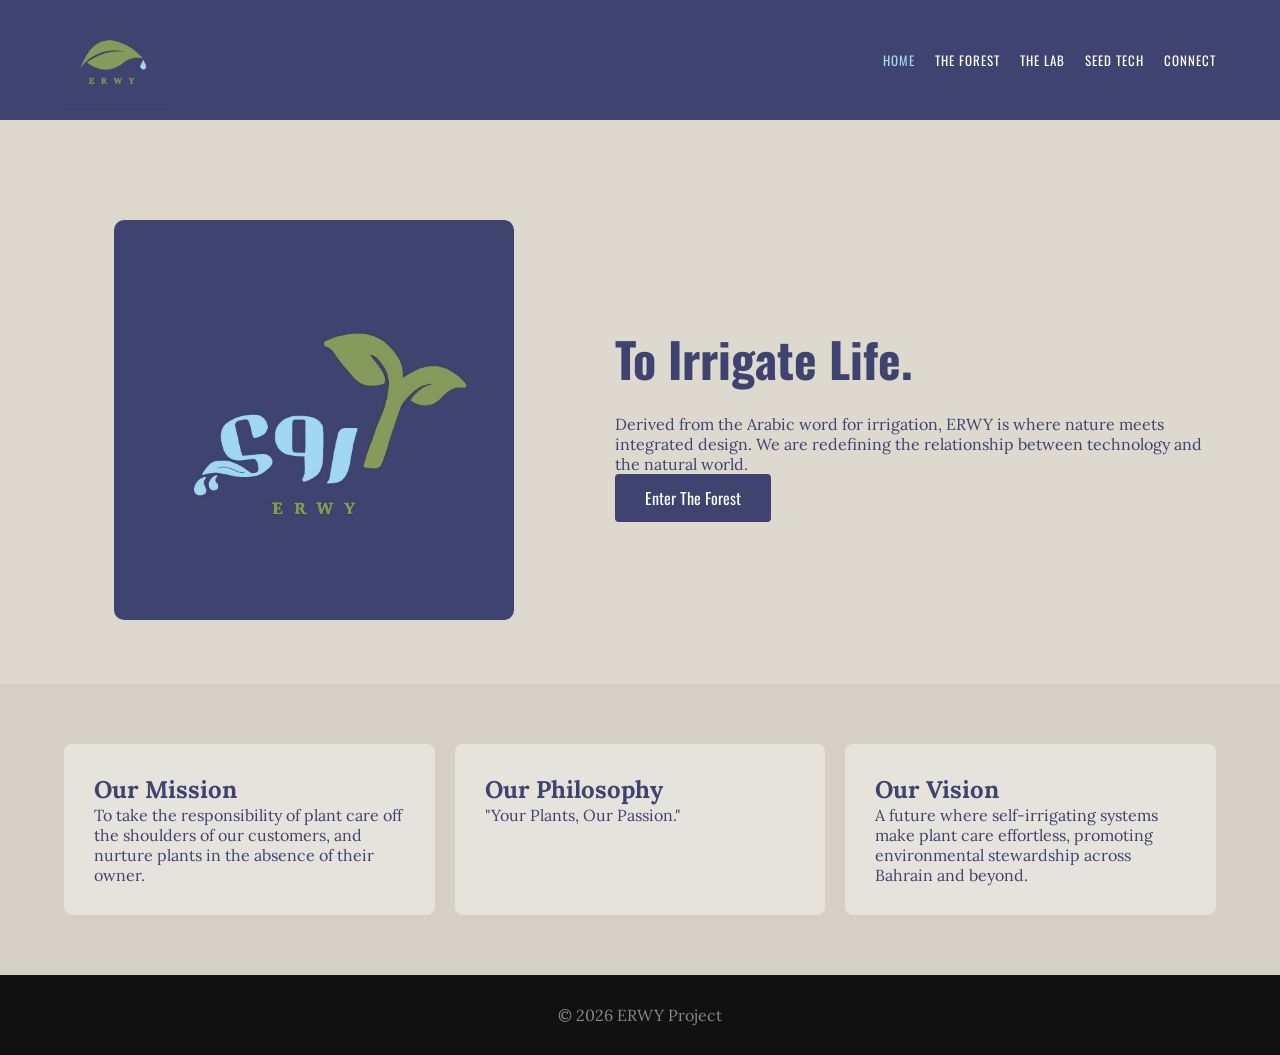
<file: index.html>
<!DOCTYPE html>
<html lang="en">
<head>
    <meta charset="UTF-8">
	<meta name="viewport" content="width=device-width, initial-scale=1.0">
    <title>ERWY | Home</title>
    <link rel="stylesheet" href="css/style.css">
    <link href="https://fonts.googleapis.com/css2?family=Lora&family=Oswald&display=swap" rel="stylesheet">
</head>
<body>

    <header>
        <div class="container header-flex">
            <a href="index.html"><img src="images/erwyHorizontal.jpg" alt="ERWY Logo" id="main-logo"></a>
            <nav>
                <ul class="nav-links">
                    <li><a href="index.html" class="active">Home</a></li>
                    <li><a href="shop.html">The Forest</a></li>
                    <li><a href="custom.html">The Lab</a></li>
                    <li><a href="future.html">Seed Tech</a></li>
                    <li><a href="connect.html">Connect</a></li>
                </ul>
            </nav>
        </div>
    </header>

    <main>
        <section class="hero-section">
            <div class="container hero-flex">
                <div class="hero-visual">
                    <img src="images/erwyArabic.jpg" alt="ERWY Arabic" class="hero-main-img">
                </div>
                <div class="hero-text">
                    <h1>To Irrigate Life.</h1>
                    <p>Derived from the Arabic word for irrigation, ERWY is where nature meets integrated design. We are redefining the relationship between technology and the natural world.</p>
                    <a href="shop.html" class="btn-primary">Enter The Forest</a>
                </div>
            </div>
        </section>

        <section class="values-area">
            <div class="container values-grid">
                <div class="value-card">
                    <h2>Our Mission</h2>
                    <p>To take the responsibility of plant care off the shoulders of our customers, and nurture plants in the absence of their owner.</p>
                </div>
                
                <div class="value-card">
                    <h2>Our Philosophy</h2>
                    <p class="philosophy-quote">"Your Plants, Our Passion."</p>
                </div>

                <div class="value-card">
                    <h2>Our Vision</h2>
                    <p>A future where self-irrigating systems make plant care effortless, promoting environmental stewardship across Bahrain and beyond.</p>
                </div>
            </div>
        </section>
    </main>

    <footer>
        <div class="container">
            <p>&copy; 2026 ERWY Project</p>
        </div>
    </footer>

</body>
</html>
</file>
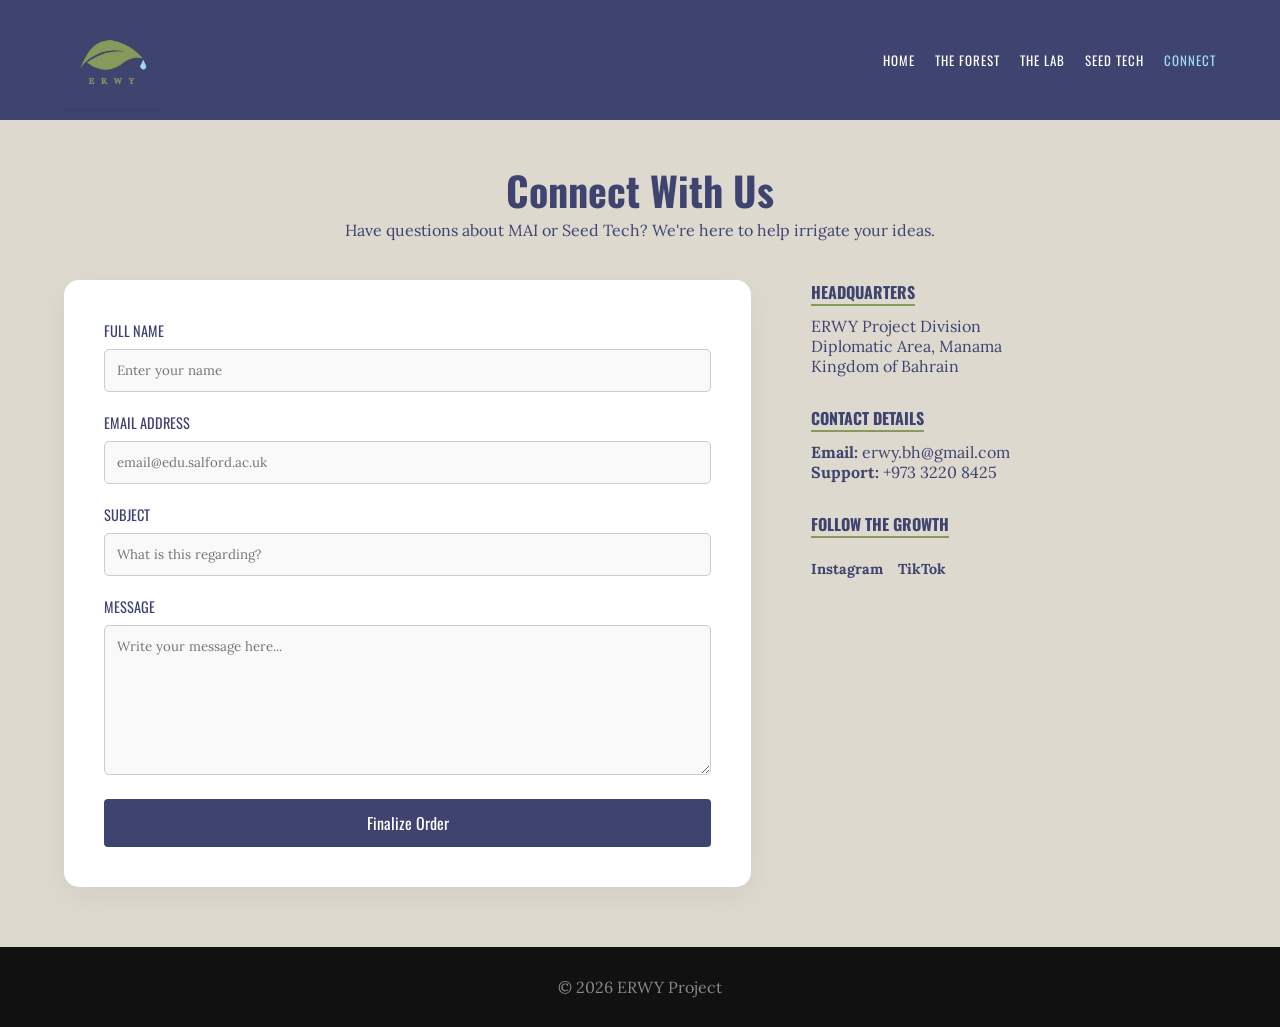
<file: connect.html>
<!DOCTYPE html>
<html lang="en">
<head>
    <meta charset="UTF-8">
    <meta name="viewport" content="width=device-width, initial-scale=1.0">
    <title>ERWY | Connect</title>
    <link rel="stylesheet" href="css/style.css">
    <link href="https://fonts.googleapis.com/css2?family=Lora&family=Oswald&display=swap" rel="stylesheet">
</head>
<body>

    <input type="checkbox" id="form-trigger" style="display: none;">

    <header>
        <div class="container header-flex">
            <a href="index.html"><img src="images/erwyHorizontal.jpg" alt="ERWY Logo" id="main-logo"></a>
            <nav>
                <ul class="nav-links">
                    <li><a href="index.html">Home</a></li>
                    <li><a href="shop.html">The Forest</a></li>
                    <li><a href="custom.html">The Lab</a></li>
                    <li><a href="future.html">Seed Tech</a></li>
                    <li><a href="connect.html" class="active">Connect</a></li>
                </ul>
            </nav>
        </div>
    </header>

    <main>
        <div class="container">
            <div style="text-align: center; margin-bottom: 40px;">
                <h1 style="font-family: 'Oswald'; font-size: 2.5rem;">Connect With Us</h1>
                <p>Have questions about MAI or Seed Tech? We're here to help irrigate your ideas.</p>
            </div>

            <div class="connect-grid">
                <div class="contact-form-container">
                    <form action="#">
                        <div class="form-group">
                            <label for="name">Full Name</label>
                            <input type="text" id="name" placeholder="Enter your name" required>
                        </div>
                        <div class="form-group">
                            <label for="email">Email Address</label>
                            <input type="email" id="email" placeholder="email@edu.salford.ac.uk" required>
                        </div>
                        <div class="form-group">
                            <label for="subject">Subject</label>
                            <input type="text" id="subject" placeholder="What is this regarding?">
                        </div>
                        <div class="form-group">
                            <label for="message">Message</label>
                            <textarea id="message" placeholder="Write your message here..."></textarea>
                        </div>
                        
                        <label for="form-trigger" class="btn-primary" style="display: block; text-align: center; cursor: pointer;">
                            Finalize Order
                        </label>
                    </form>
                </div>

                <div class="contact-info-sidebar">
                    <div class="info-block">
                        <h4>Headquarters</h4>
                        <p>ERWY Project Division</p>
                        <p>Diplomatic Area, Manama</p>
                        <p>Kingdom of Bahrain</p>
                    </div>

                    <div class="info-block">
                        <h4>Contact Details</h4>
                        <p><strong>Email:</strong> erwy.bh@gmail.com</p>
                        <p><strong>Support:</strong> +973 3220 8425</p>
                    </div>

                    <div class="info-block">
                        <h4>Follow the Growth</h4>
                        <ul class="social-links">
                            <li><a href="https://www.instagram.com/erwy.bh" target="_blank">Instagram</a></li>
                            <li><a href="https://www.tiktok.com/@erwy.bh" target="_blank">TikTok</a></li>
                        </ul>
                    </div>
                </div>
            </div>
        </div>
    </main>

    <div class="overlay">
        <div class="popup-box">
            <h2 style="font-family: 'Oswald'; color: #3e436f; margin-bottom: 15px;">Success!</h2>
            <p>Thanks for the purchase. Your MAI device is being prepared.</p>
            <label for="form-trigger" class="btn-primary" style="margin-top: 25px; display: inline-block; cursor: pointer;">Close</label>
        </div>
    </div>

    <footer>
        <div class="container">
            <p>&copy; 2026 ERWY Project</p>
        </div>
    </footer>

</body>
</html>
</file>
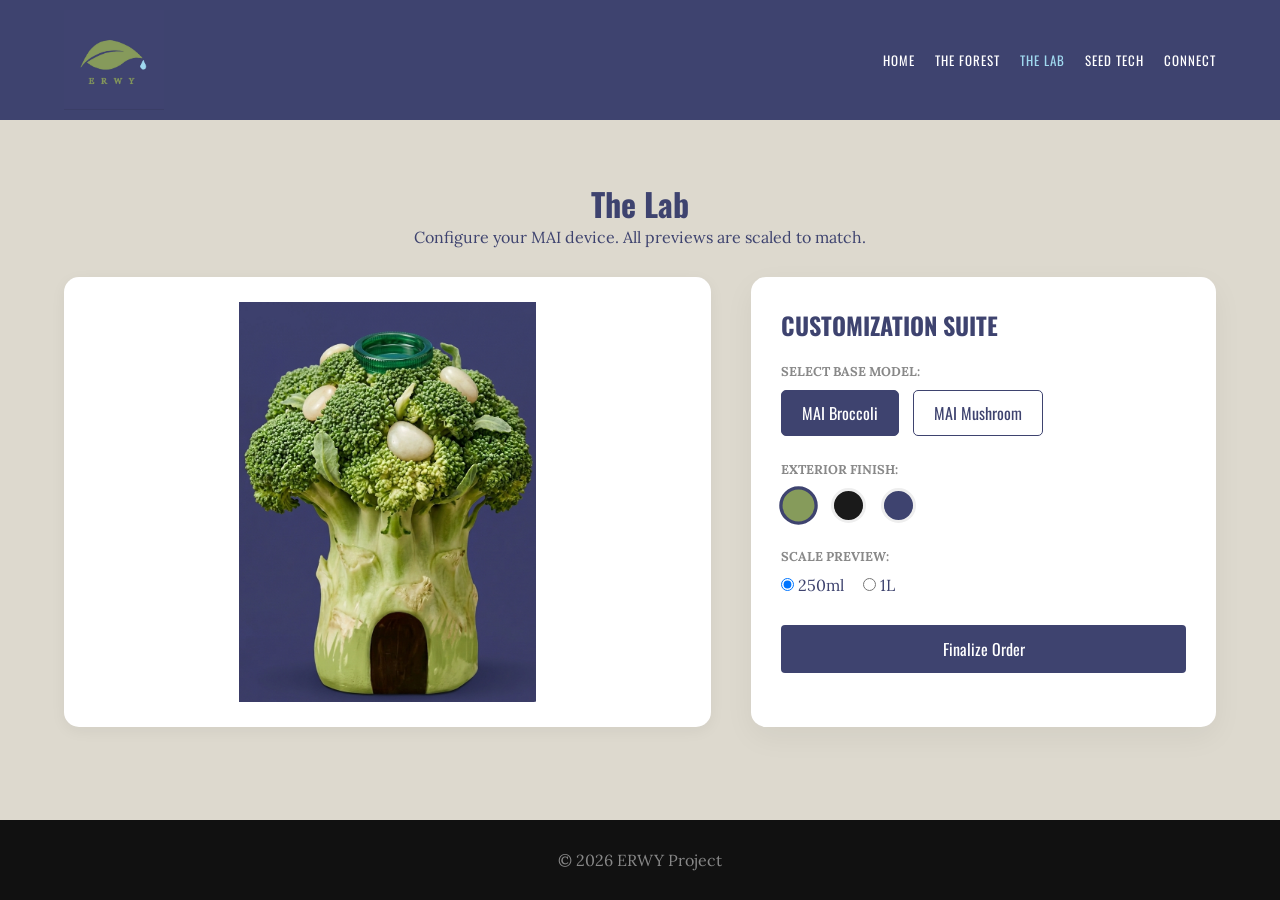
<file: custom.html>
<!DOCTYPE html>
<html lang="en">
<head>
    <meta charset="UTF-8">
    <meta name="viewport" content="width=device-width, initial-scale=1.0">
    <title>ERWY | The Lab</title>
    <link rel="stylesheet" href="css/style.css">
    <link href="https://fonts.googleapis.com/css2?family=Lora&family=Oswald&display=swap" rel="stylesheet">
</head>
<body>

    <header>
        <div class="container header-flex">
            <a href="index.html"><img src="images/erwyHorizontal.jpg" alt="ERWY Logo" id="main-logo"></a>
            <nav>
                <ul class="nav-links">
                    <li><a href="index.html">Home</a></li>
                    <li><a href="shop.html">The Forest</a></li>
                    <li><a href="custom.html" class="active">The Lab</a></li>
                    <li><a href="future.html">Seed Tech</a></li>
                    <li><a href="connect.html">Connect</a></li>
                </ul>
            </nav>
        </div>
    </header>

    <main>
        <input type="radio" name="base" id="base-broccoli" class="lab-logic" checked>
        <input type="radio" name="base" id="base-mushroom" class="lab-logic">
        
        <input type="radio" name="color" id="color-standard" class="lab-logic" checked>
        <input type="radio" name="color" id="color-black" class="lab-logic">
        <input type="radio" name="color" id="color-alt" class="lab-logic">

        <div class="container">
            <h1 style="text-align: center; font-family: 'Oswald'; margin-top: 20px;">The Lab</h1>
            <p style="text-align: center; margin-bottom: 30px;">Configure your MAI device. All previews are scaled to match.</p>

            <div class="lab-interface">
                <div class="lab-preview-window">
                    <div class="broccoli-only">
                        <img src="images/broccoliMAI.png" class="render broccoli-img img-standard" alt="Broccoli Standard">
                        <img src="images/broccoliBlack.png" class="render broccoli-img img-black" alt="Broccoli Black">
                        <img src="images/broccoliBlue.png" class="render broccoli-img img-alt" alt="Broccoli Blue">
                    </div>

                    <div class="mushroom-only">
                        <img src="images/mushroomMAI.png" class="render mushroom-img img-standard" alt="Mushroom Standard">
                        <img src="images/mushroomBlack.png" class="render mushroom-img img-black" alt="Mushroom Black">
                        <img src="images/mushroomBlue.png" class="render mushroom-img img-alt" alt="Mushroom Blue">
                    </div>
                </div>

                <div class="lab-controls">
                    <h2 style="font-family: 'Oswald'; margin-bottom: 10px;">CUSTOMIZATION SUITE</h2>
                    
                    <p class="lab-label">Select Base Model:</p>
                    <div style="margin-bottom: 25px;">
                        <label for="base-broccoli" class="btn-lab-toggle">MAI Broccoli</label>
                        <label for="base-mushroom" class="btn-lab-toggle">MAI Mushroom</label>
                    </div>

                    <p class="lab-label">Exterior Finish:</p>
                    <div class="swatch-group">
                        <label for="color-standard" class="swatch green" title="Standard Green"></label>
                        <label for="color-black" class="swatch black" title="Matte Black"></label>
                        <label for="color-alt" class="swatch blue" title="Midnight Blue"></label>
                    </div>

                    <p class="lab-label">Scale Preview:</p>
                    <div style="margin-bottom: 30px;">
                        <input type="radio" name="size" id="s1" checked> <label for="s1" style="margin-right:15px;">250ml</label>
                        <input type="radio" name="size" id="s2"> <label for="s2">1L</label>
                    </div>

                    <a href="connect.html" class="btn-primary" style="width: 100%; text-align: center; text-decoration: none; display: block;">
    Finalize Order
</a>
                </div>
            </div>
        </div>
    </main>

    <footer>
        <div class="container">
            <p>&copy; 2026 ERWY Project</p>
        </div>
    </footer>

</body>
</html>
</file>
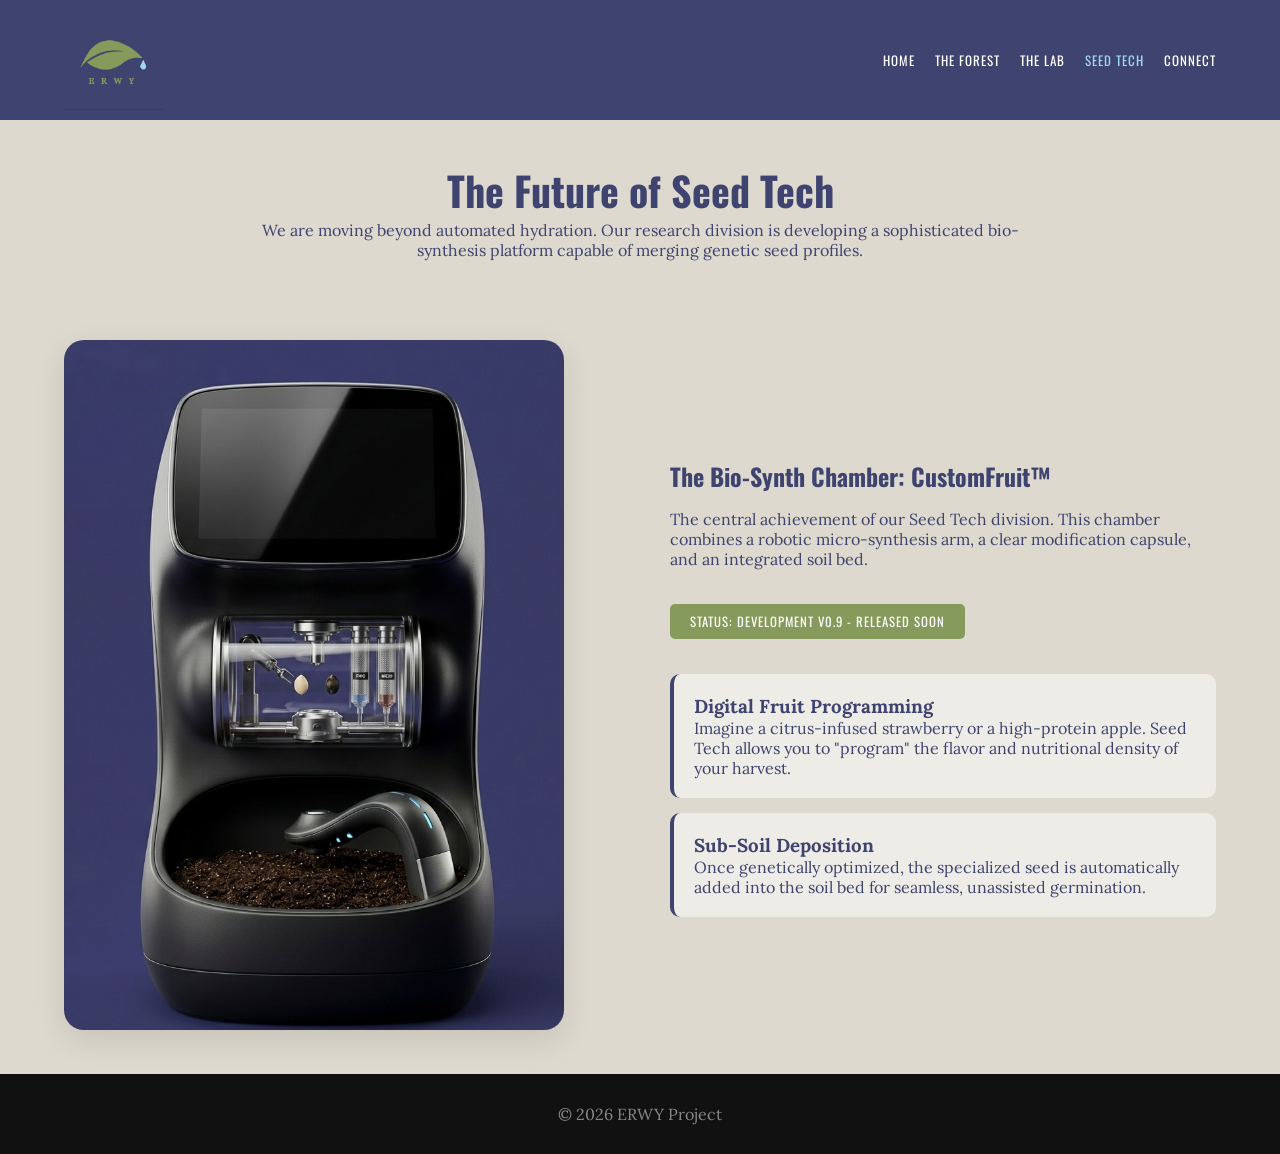
<file: future.html>
<!DOCTYPE html>
<html lang="en">
<head>
    <meta charset="UTF-8">
    <meta name="viewport" content="width=device-width, initial-scale=1.0">
    <title>ERWY | Seed Tech</title>
    <link rel="stylesheet" href="css/style.css">
    <link href="https://fonts.googleapis.com/css2?family=Lora&family=Oswald&display=swap" rel="stylesheet">
</head>
<body>

    <header>
        <div class="container header-flex">
            <a href="index.html"><img src="images/erwyHorizontal.jpg" alt="ERWY Logo" id="main-logo"></a>
            <nav>
                <ul class="nav-links">
                    <li><a href="index.html">Home</a></li>
                    <li><a href="shop.html">The Forest</a></li>
                    <li><a href="custom.html">The Lab</a></li>
                    <li><a href="future.html" class="active">Seed Tech</a></li>
                    <li><a href="connect.html">Connect</a></li>
                </ul>
            </nav>
        </div>
    </header>

    <main>
        <div class="container">
            <div class="tech-intro">
                <h1 style="font-family: 'Oswald'; font-size: 2.5rem;">The Future of Seed Tech</h1>
                <p>We are moving beyond automated hydration. Our research division is developing a sophisticated bio-synthesis platform capable of merging genetic seed profiles.</p>
            </div>

            <div class="tech-feature-box">
                <div class="tech-visual">
                    <img src="images/customfruit.png" alt="The Bio-Synth Chamber" class="tech-main-img">
                </div>

                <div class="tech-info">
                    <h2 style="font-family: 'Oswald';">The Bio-Synth Chamber: CustomFruit™</h2>
                    <p style="margin: 15px 0;">The central achievement of our Seed Tech division. This chamber combines a robotic micro-synthesis arm, a clear modification capsule, and an integrated soil bed.</p>
                    
                    <div class="status-badge">Status: Development V0.9 - Released Soon</div>

                    <div class="sub-feature">
                        <h3>Digital Fruit Programming</h3>
                        <p>Imagine a citrus-infused strawberry or a high-protein apple. Seed Tech allows you to "program" the flavor and nutritional density of your harvest.</p>
                    </div>

                    <div class="sub-feature">
                        <h3>Sub-Soil Deposition</h3>
                        <p>Once genetically optimized, the specialized seed is automatically added into the soil bed for seamless, unassisted germination.</p>
                    </div>
                </div>
            </div>
        </div>
    </main>

    <footer>
        <div class="container">
            <p>&copy; 2026 ERWY Project</p>
        </div>
    </footer>

</body>
</html>
</file>
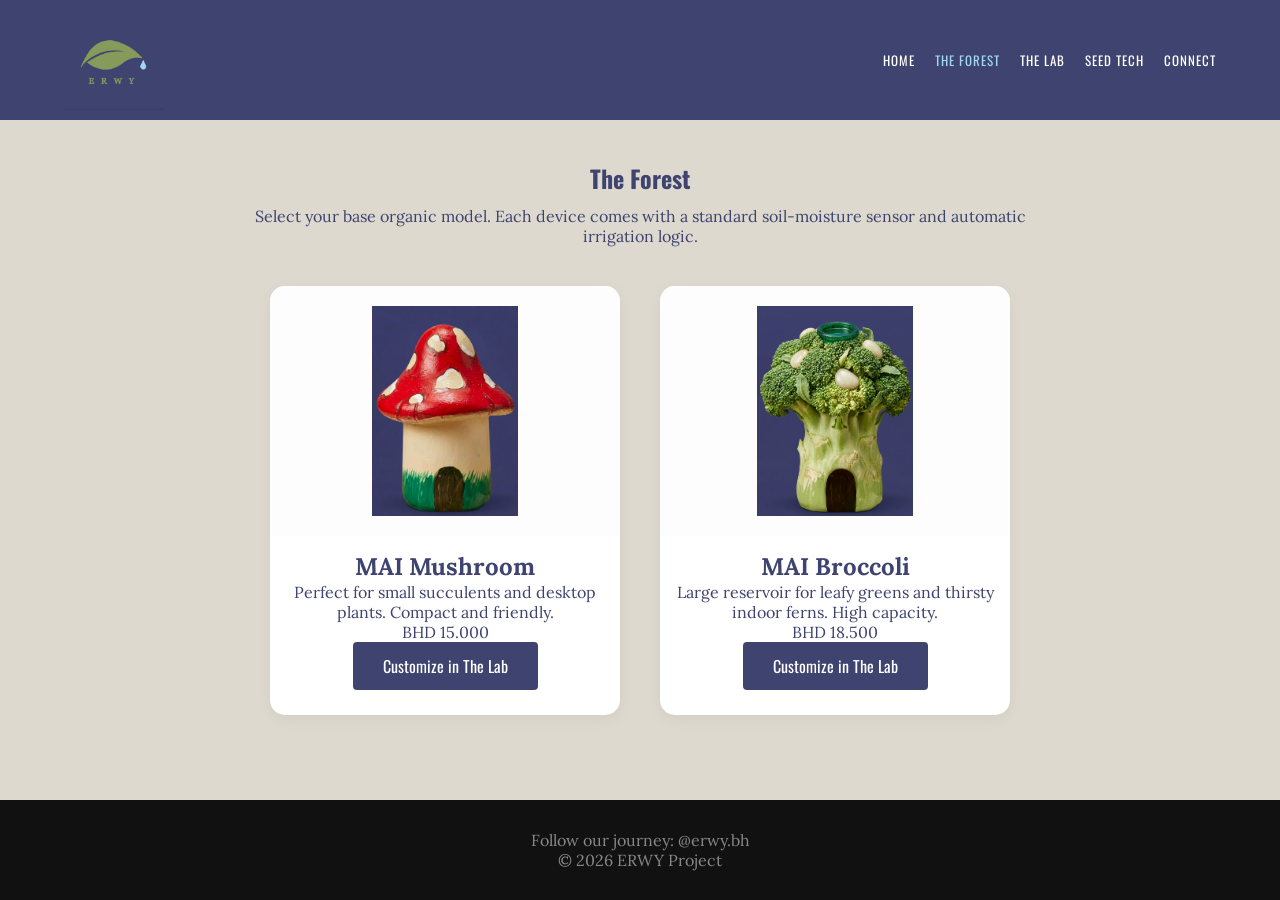
<file: shop.html>
<!DOCTYPE html>
<html lang="en">
<head>
    <meta charset="UTF-8">
	<meta name="viewport" content="width=device-width, initial-scale=1.0">
    <title>ERWY | The Forest</title>
    <link rel="stylesheet" href="css/style.css">
    <link href="https://fonts.googleapis.com/css2?family=Lora&family=Oswald&display=swap" rel="stylesheet">
</head>
<body>

    <header>
        <div class="container header-flex">
            <a href="index.html"><img src="images/erwyHorizontal.jpg" alt="ERWY Logo" id="main-logo"></a>
            <nav>
                <ul class="nav-links">
                    <li><a href="index.html">Home</a></li>
                    <li><a href="shop.html" class="active">The Forest</a></li>
                    <li><a href="custom.html">The Lab</a></li>
                    <li><a href="future.html">Seed Tech</a></li>
                    <li><a href="connect.html">Connect</a></li>
                </ul>
            </nav>
        </div>
    </header>

    <main>
        <section class="forest-intro">
            <div class="container">
                <h1 style="text-align: center; font-family: 'Oswald'; margin-bottom: 10px;">The Forest</h1>
                <p style="text-align: center; max-width: 800px; margin: 0 auto;">Select your base organic model. Each device comes with a standard soil-moisture sensor and automatic irrigation logic.</p>
            </div>
        </section>

        <section class="products">
            <div class="container product-grid">
                
                <div class="product-card">
                    <img src="images/mushroomMAI.png" alt="MAI Mushroom" class="product-img">
                    <div class="product-info">
                        <h2>MAI Mushroom</h2>
                        <p>Perfect for small succulents and desktop plants. Compact and friendly.</p>
                        <p class="price">BHD 15.000</p>
                        <a href="custom.html" class="btn-primary">Customize in The Lab</a>
                    </div>
                </div>

                <div class="product-card">
                    <img src="images/broccoliMAI.png" alt="MAI Broccoli" class="product-img">
                    <div class="product-info">
                        <h2>MAI Broccoli</h2>
                        <p>Large reservoir for leafy greens and thirsty indoor ferns. High capacity.</p>
                        <p class="price">BHD 18.500</p>
                        <a href="custom.html" class="btn-primary">Customize in The Lab</a>
                    </div>
                </div>

            </div>
        </section>
    </main>

    <footer>
        <div class="container">
            <p>Follow our journey: @erwy.bh</p>
            <p>&copy; 2026 ERWY Project</p>
        </div>
    </footer>

</body>
</html>
</file>
<file: css/style.css>
@charset "utf-8";

/* --- 1. RESET & BASE --- */
* { box-sizing: border-box; margin: 0; padding: 0; }

body {
    background-color: #ddd9ce;
    color: #3e436f;
    font-family: 'Lora', serif;
    display: flex;
    flex-direction: column;
    min-height: 100vh;
}

.container { 
    width: 90%; 
    max-width: 1200px; 
    margin: 0 auto; 
}

/* --- 2. HEADER & NAVIGATION (FIXED PANE) --- */
header {
    background-color: #3e436f;
    padding: 10px 0;
    position: fixed;
    width: 100%;
    top: 0;
    left: 0;
    z-index: 1000;
}

.header-flex { 
    display: flex; 
    justify-content: space-between; 
    align-items: center; 
}

#main-logo { 
    height: 100px; 
    width: auto;
    display: block;
}

.nav-links { 
    list-style: none; 
    display: flex; 
    gap: 20px; 
    align-items: center; 
}

.nav-links a {
    color: white; 
    text-decoration: none; 
    font-family: 'Oswald';
    text-transform: uppercase; 
    font-size: 13px;
    letter-spacing: 1px;
}

.nav-links a.active { color: #a0d9ef; }

/* --- 3. MAIN SPACING --- */
main { 
    flex: 1; 
    padding-top: 160px; 
}

/* --- 4. HOME PAGE HERO (LOCKED - NO CHANGES) --- */
.hero-flex {
    display: flex;
    align-items: center;
    justify-content: space-between;
    gap: 50px;
    padding: 60px 0;
}

.hero-visual { flex: 1; text-align: center; }

.hero-main-img { 
    width: 100%; 
    max-width: 400px; 
    max-height: 450px; 
    object-fit: contain;
    border-radius: 10px;
}

.hero-text { flex: 1.2; }
.hero-text h1 { font-family: 'Oswald'; font-size: 3rem; margin-bottom: 20px; }

/* --- 5. VALUES AREA (LOCKED - NO CHANGES) --- */
.values-area { padding: 60px 0; background: #d4d0c5; }
.values-grid { display: flex; gap: 20px; flex-wrap: wrap; }
.value-card {
    background: rgba(255,255,255,0.4);
    padding: 30px;
    flex: 1;
    min-width: 280px;
    border-radius: 8px;
}

/* --- 6. THE FOREST (FIXED ALIGNMENT & IMAGE SIZE) --- */
.product-grid {
    display: flex;
    justify-content: center; 
    gap: 40px;
    flex-wrap: wrap;
    padding: 40px 0;
}

.product-card {
    background: white;
    flex: 0 1 350px; 
    border-radius: 15px;
    overflow: hidden;
    text-align: center;
    box-shadow: 0 4px 15px rgba(0,0,0,0.05);
    display: flex;
    flex-direction: column;
	padding-bottom: 25px;
}

.product-img {
    width: 100%;        
    max-height: 250px;  
    object-fit: contain; 
    padding: 20px;      
    margin: 0 auto 15px auto;     
    background: #fdfdfd; 
}

/* --- 7. THE LAB (LOCKED LOGIC) --- */
.lab-logic { display: none; }
.render { 
    display: none; 
    max-width: 100%; 
    max-height: 400px; 
    object-fit: contain; 
}

.lab-interface { 
	display: flex; 
	gap: 40px; 
	margin-top: 30px; 
	margin-bottom: 80px; 
}
.lab-preview-window { 
    flex: 1.5; 
    background: white; 
    padding: 20px; 
    border-radius: 15px; 
    min-height: 450px; 
    display: flex; 
    align-items: center; 
    justify-content: center; 
	box-shadow: 0 4px 15px rgba(0,0,0,0.05);
}

#base-broccoli:checked ~ .container .lab-interface .broccoli-only,
#base-mushroom:checked ~ .container .lab-interface .mushroom-only { display: block; }
#color-standard:checked ~ .container .lab-interface .img-standard,
#color-black:checked ~ .container .lab-interface .img-black,
#color-alt:checked ~ .container .lab-interface .img-alt { display: block; }

/* --- 8. BUTTONS & FOOTER --- */
.btn-primary {
    display: inline-block;
    background: #3e436f;
    color: white;
    padding: 12px 30px;
    text-decoration: none;
    font-family: 'Oswald';
    border-radius: 4px;
    border: none;
    cursor: pointer;
}

footer { background: #111; color: #888; padding: 30px 0; text-align: center; }

/* --- 9. THE LAB: ADDITIONAL CUSTOMIZATION STYLES --- */
.lab-controls {
    flex: 1;
    background: white;
    padding: 30px;
    border-radius: 15px;
    box-shadow: 0 10px 30px rgba(0,0,0,0.05);
}

.lab-label {
    font-size: 0.8rem;
    font-weight: bold;
    color: #888;
    text-transform: uppercase;
    margin: 20px 0 10px 0;
}

.swatch-group { display: flex; gap: 15px; margin-bottom: 25px; }
.swatch {
    width: 35px;
    height: 35px;
    border-radius: 50%;
    cursor: pointer;
    border: 3px solid #eee;
    transition: 0.2s;
}

.swatch.green { background: #869b5b; }
.swatch.black { background: #1a1a1a; }
.swatch.blue { background: #3e436f; }

/* Active State Visuals for Lab Buttons */
#base-broccoli:checked ~ .container label[for="base-broccoli"],
#base-mushroom:checked ~ .container label[for="base-mushroom"] {
    background-color: #3e436f;
    color: white;
}

#color-standard:checked ~ .container label[for="color-standard"],
#color-black:checked ~ .container label[for="color-black"],
#color-alt:checked ~ .container label[for="color-alt"] {
    border-color: #3e436f;
    transform: scale(1.1);
}

.btn-lab-toggle {
    display: inline-block;
    padding: 10px 20px;
    border: 1.5px solid #3e436f;
    border-radius: 5px;
    cursor: pointer;
    font-family: 'Oswald';
    margin-right: 10px;
    transition: 0.3s;
}

/* --- 10. THE LAB: COMBO LOGIC (SINGLE IMAGE SHOWCASE) --- */
/* The modifications are ONLY in this section to fix the "one image at a time" issue */

/* Hide everything when a selection is made to prevent bleed-through */
#base-broccoli:checked ~ .container .broccoli-only,
#base-broccoli:checked ~ .container .mushroom-only,
#base-mushroom:checked ~ .container .broccoli-only,
#base-mushroom:checked ~ .container .mushroom-only {
    display: none;
}

/* Specific Show Commands: Must target both base AND color to isolate the file */

/* 1. Broccoli - Color Combinations */
#base-broccoli:checked ~ .container #color-standard:checked ~ .lab-interface .broccoli-only,
#base-broccoli:checked ~ .container #color-standard:checked ~ .lab-interface .img-standard { display: block; }

#base-broccoli:checked ~ .container #color-black:checked ~ .lab-interface .broccoli-only,
#base-broccoli:checked ~ .container #color-black:checked ~ .lab-interface .img-black { display: block; }

#base-broccoli:checked ~ .container #color-alt:checked ~ .lab-interface .broccoli-only,
#base-broccoli:checked ~ .container #color-alt:checked ~ .lab-interface .img-alt { display: block; }


/* 2. Mushroom - Color Combinations */
#base-mushroom:checked ~ .container #color-standard:checked ~ .lab-interface .mushroom-only,
#base-mushroom:checked ~ .container #color-standard:checked ~ .lab-interface .img-standard { display: block; }

#base-mushroom:checked ~ .container #color-black:checked ~ .lab-interface .mushroom-only,
#base-mushroom:checked ~ .container #color-black:checked ~ .lab-interface .img-black { display: block; }

#base-mushroom:checked ~ .container #color-alt:checked ~ .lab-interface .mushroom-only,
#base-mushroom:checked ~ .container #color-alt:checked ~ .lab-interface .img-alt { display: block; }/* --- 11. SEED TECH (FUTURE.HTML) --- */
.tech-feature-box {
    display: flex;
    align-items: center;
    gap: 60px;
    padding: 40px 0;
    margin-top: 20px;
}

.tech-visual {
    flex: 1;
}

.tech-info {
    flex: 1;
}

.tech-main-img {
    width: 100%;
    max-width: 500px; /* Limits the "too big" image size */
    border-radius: 20px;
    box-shadow: 0 10px 30px rgba(0,0,0,0.1);
}

.status-badge {
    background: #869b5b;
    color: white;
    display: inline-block;
    padding: 8px 20px;
    border-radius: 5px;
    font-family: 'Oswald';
    text-transform: uppercase;
    font-size: 0.8rem;
    letter-spacing: 1px;
    margin: 20px 0;
}

.sub-feature {
    background: rgba(255,255,255,0.5);
    padding: 20px;
    border-radius: 10px;
    margin-top: 15px;
    border-left: 4px solid #3e436f;
}

.sub-feature h4 {
    font-family: 'Oswald';
    text-transform: uppercase;
    margin-bottom: 5px;
    font-size: 1rem;
}

.tech-intro {
    text-align: center;
    max-width: 800px;
    margin: 0 auto 40px auto;
}/* --- 12. CONNECT PAGE (CONNECT.HTML) --- */
.connect-grid {
    display: flex;
    gap: 60px;
    margin-top: 40px;
    padding-bottom: 60px;
}

.contact-form-container {
    flex: 1.5;
    background: white;
    padding: 40px;
    border-radius: 15px;
    box-shadow: 0 10px 30px rgba(0,0,0,0.05);
}

.contact-info-sidebar {
    flex: 1;
}

.form-group {
    margin-bottom: 20px;
}

.form-group label {
    display: block;
    font-family: 'Oswald';
    font-size: 0.9rem;
    margin-bottom: 8px;
    text-transform: uppercase;
}

.form-group input, 
.form-group textarea {
    width: 100%;
    padding: 12px;
    border: 1px solid #ccc;
    border-radius: 5px;
    font-family: 'Lora', serif;
    background: #f9f9f9;
}

.form-group textarea {
    height: 150px;
    resize: vertical;
}

.info-block {
    margin-bottom: 30px;
}

.info-block h4 {
    font-family: 'Oswald';
    color: #3e436f;
    margin-bottom: 10px;
    text-transform: uppercase;
    border-bottom: 2px solid #869b5b;
    display: inline-block;
}

.social-links {
    list-style: none;
    display: flex;
    gap: 15px;
    margin-top: 10px;
}

.social-links a {
    color: #3e436f;
    text-decoration: none;
    font-weight: bold;
    font-size: 0.9rem;
}

.social-links a:hover {
    color: #869b5b;
}

/* --- 13. POP-UP LOGIC --- */

/* Hide the overlay by default */
.overlay {
    position: fixed;
    top: 0;
    left: 0;
    width: 100%;
    height: 100%;
    background: rgba(0, 0, 0, 0.7);
    display: none; /* Hidden */
    justify-content: center;
    align-items: center;
    z-index: 2000;
}

.popup-box {
    background: white;
    padding: 40px;
    border-radius: 15px;
    text-align: center;
    max-width: 400px;
    box-shadow: 0 10px 30px rgba(0,0,0,0.3);
}

/* THE TRICK: Show the overlay when the hidden checkbox is checked */
#form-trigger:checked ~ .overlay {
    display: flex;
}

/* --- 15. FINAL MOBILE OPTIMIZATION (PERCENTAGE BASED) --- */
@media (max-width: 768px) {
   /* 1. SEED TECH: FORCED VERTICAL STACK (MATCHING YOUR CLASSES) */
    .tech-feature-box {
        display: flex !important;
        flex-direction: column !important; /* Forces Text BELOW Image */
        align-items: center !important;
        text-align: center !important;
        gap: 20px !important;
        padding: 20px 0 !important;
    }

    .tech-visual, .tech-info {
        width: 100% !important;
        flex: none !important; /* Stops them from sitting side-by-side */
    }

    .tech-main-img {
        width: 90% !important; /* Scaled for phone screens */
        max-width: 320px !important;
        margin: 0 auto !important;
    }

    .sub-feature {
        text-align: left !important; /* Keeps the internal list readable */
        width: 90% !important;
        margin: 15px auto !important;
    }
    /* 2. HOME PAGE: VERTICAL STACK */
    .hero-flex {
        display: flex !important;
        flex-direction: column !important;
        align-items: center !important;
    }

    .hero-image {
        width: 100% !important;
        margin-bottom: 20px;
    }

    .hero-content {
        width: 100% !important;
        padding: 40px 20px !important;
        text-align: center !important;
    }

    /* 3. THE LAB: CENTER CUSTOMIZATIONS */
    .lab-interface {
        display: flex !important;
        flex-direction: column !important;
    }

    .color-options {
        display: flex !important;
        justify-content: center !important; /* Centers the circles */
        width: 100% !important;
        margin: 20px 0 !important;
        gap: 15px;
    }

    /* 4. THE FOREST: FOOTER SPACING */
    .product-grid {
        margin-bottom: 80px !important; /* Forces black footer away from boxes */
    }

    .product-card {
        width: 100% !important;
        margin-bottom: 30px !important;
    }

    /* 5. CONNECT: CENTER DETAILS & SOCIALS */
    .connect-grid {
        display: flex !important;
        flex-direction: column !important; /* Stacks form and sidebar vertically */
        align-items: center !important;
        width: 100% !important;
    }

    .contact-form-container, .contact-info-sidebar {
        width: 100% !important; /* Ensures form and text take up full screen width */
        max-width: 100% !important;
        text-align: center !important; /* Centers Headquarters and Contact text */
        margin-bottom: 30px !important;
    }

    .social-links {
        display: flex !important;
        justify-content: center !important; /* Centers Instagram/TikTok icons */
        padding: 0 !important;
        margin: 20px auto !important;
        gap: 30px;
        list-style: none; /* Removes bullet points if any */
    }

    /* 6. HEADER SCALE */
    #main-logo { height: 45px !important; }
    main { padding-top: 100px !important; }
}
</file>
